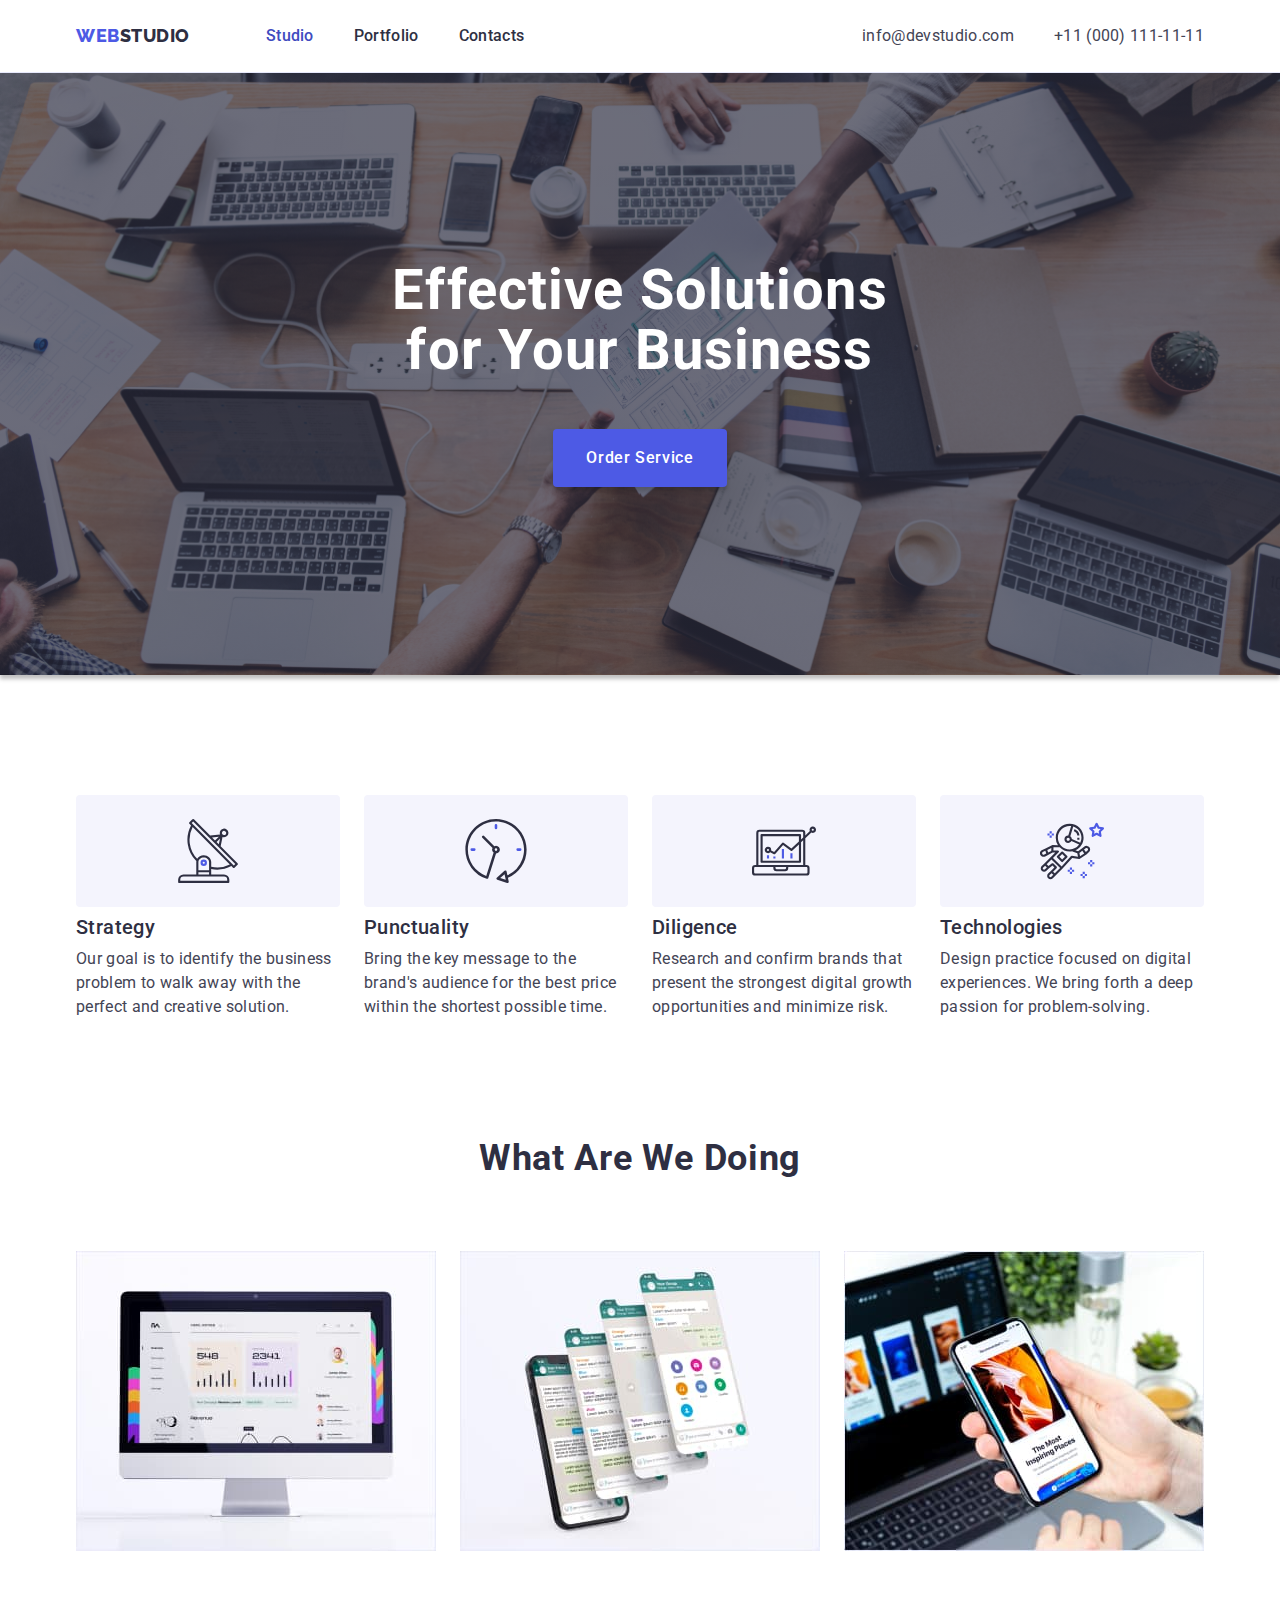
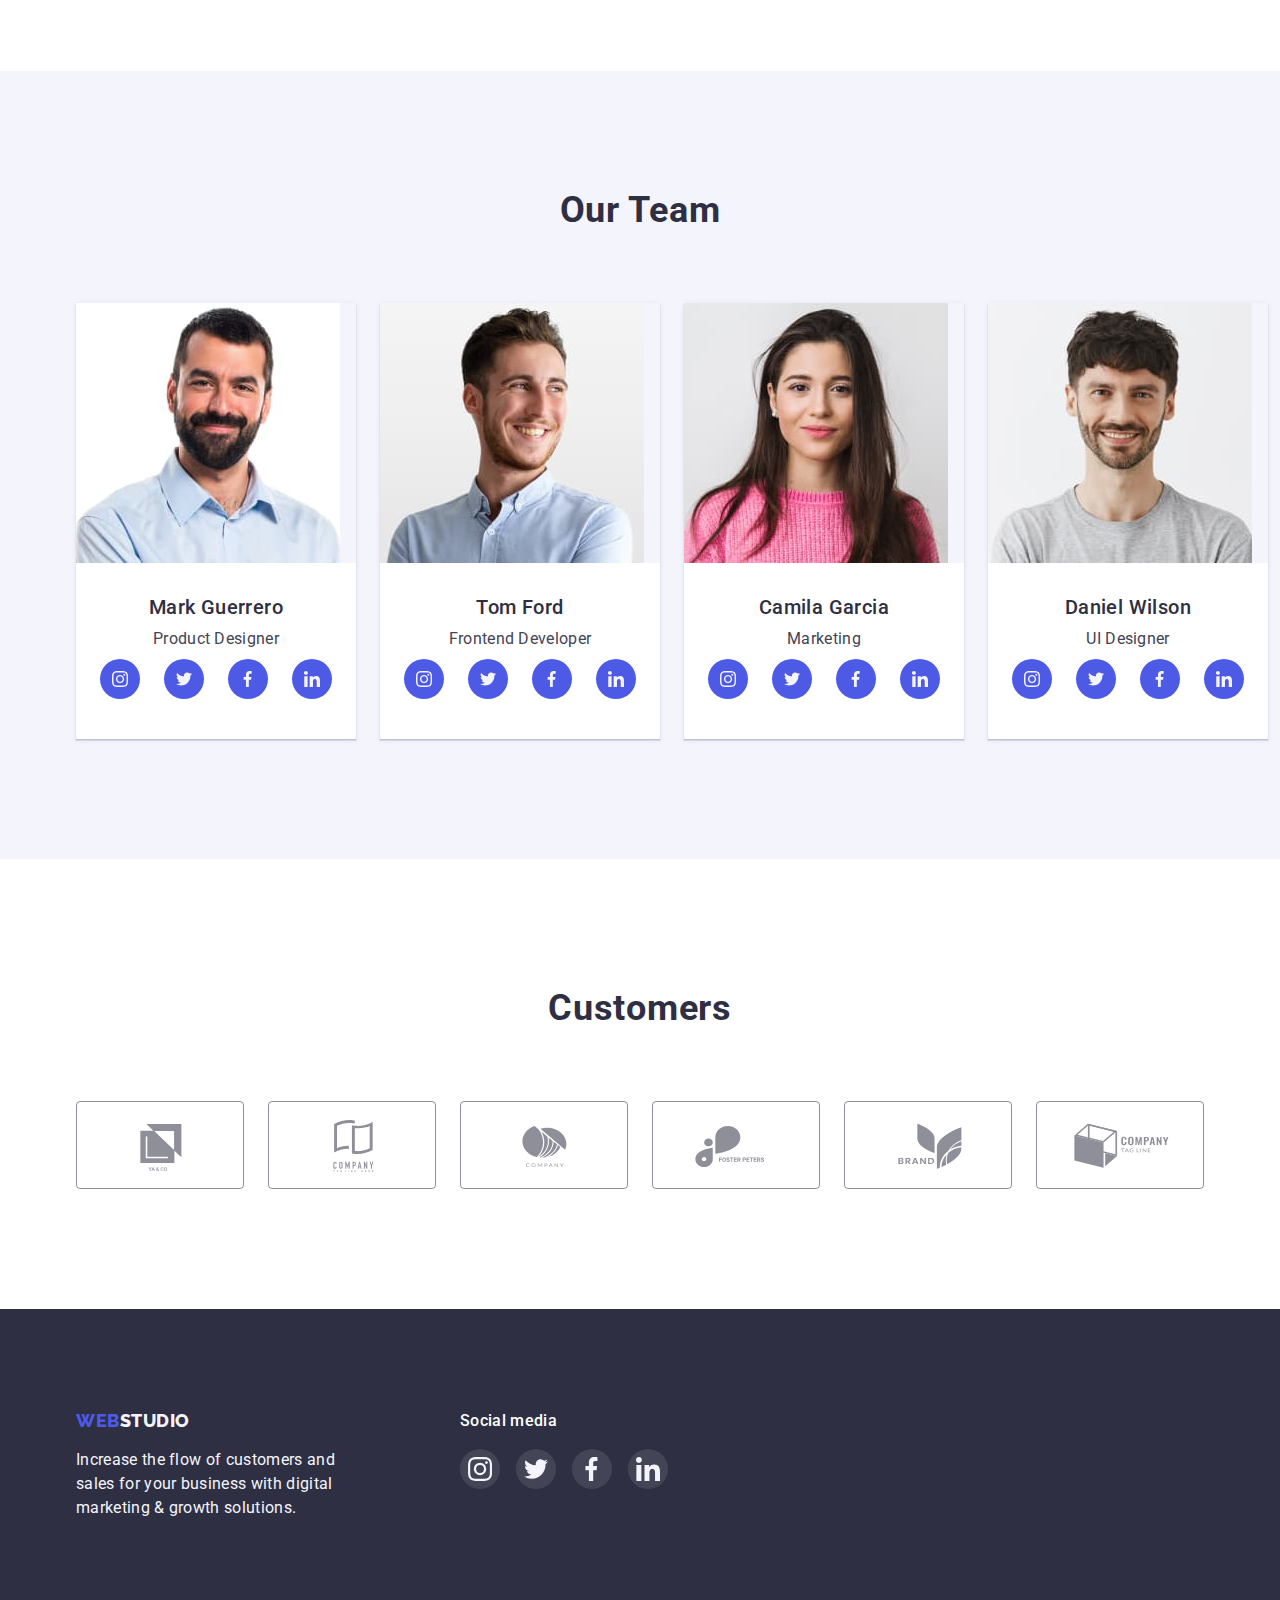
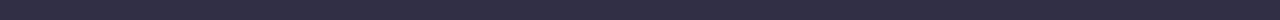
<file: index.html>
<!DOCTYPE html>
<html lang="en">
  <head>
    <meta charset="UTF-8" />
    <meta http-equiv="X-UA-Compatible" content="IE=edge" />
    <meta name="viewport" content="width=device-width, initial-scale=1.0" />
    <title>Web Studio</title>
    <link rel="preconnect" href="https://fonts.googleapis.com" />
    <link rel="preconnect" href="https://fonts.gstatic.com" crossorigin />
    <link
      href="https://fonts.googleapis.com/css2?family=Raleway:wght@800&family=Roboto:wght@400;500;700;900&display=swap"
      rel="stylesheet"
    />
    <link rel="preconnect" href="https://fonts.googleapis.com" />
    <link rel="preconnect" href="https://fonts.gstatic.com" crossorigin />
    <link
      rel="stylesheet"
      href="https://cdnjs.cloudflare.com/ajax/libs/modern-normalize/1.1.0/modern-normalize.min.css"
    />
    <link rel="stylesheet" href="./css/styles.css" />
  </head>
  <body>
    <!-- хедер -->
    <header class="header">
      <div class="container flex-content">
        <!-- головне меню навігації -->
        <nav class="site-nav">
          <a class="logo" href="./index.html"
            ><span class="header-logo-span">Web</span>Studio</a
          >
          <ul class="list nav-list">
            <li class="item">
              <a href="./index.html" class="active link">Studio</a>
            </li>
            <li class="item">
              <a href="./portfolio.html" class="link">Portfolio</a>
            </li>
            <li class="item"><a href="" class="link">Contacts</a></li>
          </ul>
        </nav>
        <!-- телефон - емейл -->
        <address class="address-list">
          <ul class="list contact-list">
            <li class="item">
              <a href="mailto:info@devstudio.com" class="link"
                >info@devstudio.com</a
              >
            </li>
            <li class="item">
              <a href="tel:+110001111111" class="link">+11 (000) 111-11-11</a>
            </li>
          </ul>
        </address>
      </div>
    </header>

    <main>
      <!-- hero -->
      <section class="section hero-section">
        <div class="container">
          <h1 class="title hero-title">
            Effective Solutions for Your Business
          </h1>
          <button type="button" class="button hero-button">
            Order Service
          </button>
        </div>
      </section>

      <section class="advantages-section">
        <div class="container">
          <!-- секція переваги -->
          <h2 class="visually-hidden">advantages</h2>
          <ul class="list advantages-list">
            <li class="item">
              <div class="advantages-icon-thumb">
                <svg width="64" height="64">
                  <use href="./images/icons.svg#icon-antenna"></use>
                </svg>
              </div>
              <h3 class="title advantages-title">Strategy</h3>
              <p class="description-paragraph">
                Our goal is to identify the business problem to walk away with
                the perfect and creative solution.
              </p>
            </li>
            <li class="item">
              <div class="advantages-icon-thumb">
                <svg width="64" height="64">
                  <use href="./images/icons.svg#icon-clock"></use>
                </svg>
              </div>
              <h3 class="title advantages-title">Punctuality</h3>
              <p class="description-paragraph">
                Bring the key message to the brand's audience for the best price
                within the shortest possible time.
              </p>
            </li>
            <li class="item">
              <div class="advantages-icon-thumb">
                <svg width="64" height="64">
                  <use href="./images/icons.svg#icon-diagram"></use>
                </svg>
              </div>
              <h3 class="title advantages-title">Diligence</h3>
              <p class="description-paragraph">
                Research and confirm brands that present the strongest digital
                growth opportunities and minimize risk.
              </p>
            </li>
            <li class="item">
              <div class="advantages-icon-thumb">
                <svg width="64" height="64">
                  <use href="./images/icons.svg#icon-astronaut"></use>
                </svg>
              </div>
              <h3 class="title advantages-title">Technologies</h3>
              <p class="description-paragraph">
                Design practice focused on digital experiences. We bring forth a
                deep passion for problem-solving.
              </p>
            </li>
          </ul>
        </div>
      </section>

      <section class="doing-section">
        <div class="container">
          <!-- секція що ми робимо -->
          <h2 class="title section-title doing-title">What are we doing</h2>
          <ul class="list doing-list">
            <li class="item">
              <img src="./images/img1.jpg" alt="computer" width="360" />
            </li>
            <li class="item">
              <img src="./images/img2.jpg" alt="cellphone scrins" width="360" />
            </li>
            <li class="item">
              <img src="./images/img3.jpg" alt="cellphone" width="360" />
            </li>
          </ul>
        </div>
      </section>

      <section class="team-section">
        <div class="container">
          <!-- секція наша команда  -->
          <h2 class="title section-title">Our Team</h2>
          <ul class="list team-list">
            <li class="item">
              <img src="./images/team1.jpg" alt="Mark Guerrero" width="264" />
              <div class="team-descr">
                <h3 class="title card-title">Mark Guerrero</h3>
                <p class="description-paragraph">Product Designer</p>
                <ul class="social-media-list list">
                  <li class="social-media-item">
                    <a href="" class="social-media-link">
                      <svg class="social-media-icon" width="16" height="16">
                        <use href="./images/icons.svg#icon-instagram"></use>
                      </svg>
                    </a>
                  </li>
                  <li class="social-media-item">
                    <a href="" class="social-media-link">
                      <svg class="social-media-icon" width="16" height="16">
                        <use href="./images/icons.svg#icon-twitter"></use>
                      </svg>
                    </a>
                  </li>
                  <li class="social-media-item">
                    <a href="" class="social-media-link">
                      <svg class="social-media-icon" width="16" height="16">
                        <use href="./images/icons.svg#icon-facebook"></use>
                      </svg>
                    </a>
                  </li>
                  <li class="social-media-item">
                    <a href="" class="social-media-link">
                      <svg class="social-media-icon" width="16" height="16">
                        <use href="./images/icons.svg#icon-linkedin"></use>
                      </svg>
                    </a>
                  </li>
                </ul>
              </div>
            </li>
            <li class="item">
              <img src="./images/team2.jpg" alt="Tom Ford" width="264" />
              <div class="team-descr">
                <h3 class="title card-title">Tom Ford</h3>
                <p class="description-paragraph">Frontend Developer</p>
                <ul class="social-media-list list">
                  <li class="social-media-item">
                    <a href="" class="social-media-link">
                      <svg class="social-media-icon" width="16" height="16">
                        <use href="./images/icons.svg#icon-instagram"></use>
                      </svg>
                    </a>
                  </li>
                  <li class="social-media-item">
                    <a href="" class="social-media-link">
                      <svg class="social-media-icon" width="16" height="16">
                        <use href="./images/icons.svg#icon-twitter"></use>
                      </svg>
                    </a>
                  </li>
                  <li class="social-media-item">
                    <a href="" class="social-media-link">
                      <svg class="social-media-icon" width="16" height="16">
                        <use href="./images/icons.svg#icon-facebook"></use>
                      </svg>
                    </a>
                  </li>
                  <li class="social-media-item">
                    <a href="" class="social-media-link">
                      <svg class="social-media-icon" width="16" height="16">
                        <use href="./images/icons.svg#icon-linkedin"></use>
                      </svg>
                    </a>
                  </li>
                </ul>
              </div>
            </li>
            <li class="item">
              <img src="./images/team3.jpg" alt="Camila Garcia" width="264" />
              <div class="team-descr">
                <h3 class="title card-title">Camila Garcia</h3>
                <p class="description-paragraph">Marketing</p>
                <ul class="social-media-list list">
                  <li class="social-media-item">
                    <a href="" class="social-media-link">
                      <svg class="social-media-icon" width="16" height="16">
                        <use href="./images/icons.svg#icon-instagram"></use>
                      </svg>
                    </a>
                  </li>
                  <li class="social-media-item">
                    <a href="" class="social-media-link">
                      <svg class="social-media-icon" width="16" height="16">
                        <use href="./images/icons.svg#icon-twitter"></use>
                      </svg>
                    </a>
                  </li>
                  <li class="social-media-item">
                    <a href="" class="social-media-link">
                      <svg class="social-media-icon" width="16" height="16">
                        <use href="./images/icons.svg#icon-facebook"></use>
                      </svg>
                    </a>
                  </li>
                  <li class="social-media-item">
                    <a href="" class="social-media-link">
                      <svg class="social-media-icon" width="16" height="16">
                        <use href="./images/icons.svg#icon-linkedin"></use>
                      </svg>
                    </a>
                  </li>
                </ul>
              </div>
            </li>
            <li class="item">
              <img src="./images/team4.jpg" alt="Daniel Wilson" width="264" />
              <div class="team-descr">
                <h3 class="title card-title">Daniel Wilson</h3>
                <p class="description-paragraph">UI Designer</p>
                <ul class="social-media-list list">
                  <li class="social-media-item">
                    <a href="" class="social-media-link">
                      <svg class="social-media-icon" width="16" height="16">
                        <use href="./images/icons.svg#icon-instagram"></use>
                      </svg>
                    </a>
                  </li>
                  <li class="social-media-item">
                    <a href="" class="social-media-link">
                      <svg class="social-media-icon" width="16" height="16">
                        <use href="./images/icons.svg#icon-twitter"></use>
                      </svg>
                    </a>
                  </li>
                  <li class="social-media-item">
                    <a href="" class="social-media-link">
                      <svg class="social-media-icon" width="16" height="16">
                        <use href="./images/icons.svg#icon-facebook"></use>
                      </svg>
                    </a>
                  </li>
                  <li class="social-media-item">
                    <a href="" class="social-media-link">
                      <svg class="social-media-icon" width="16" height="16">
                        <use href="./images/icons.svg#icon-linkedin"></use>
                      </svg>
                    </a>
                  </li>
                </ul>
              </div>
            </li>
          </ul>
        </div>
      </section>
      <!-- секція клієнти -->
      <section class="customers-section">
        <div class="container">
          <h2 class="title section-title">Customers</h2>
          <ul class="list customers-list">
            <li class="customers-list-item">
              <a class="customers-link link" href="">
                <svg class="customers-icon" width="104" height="56">
                  <use href="./images/icons.svg#icon-customer1"></use>
                </svg>
              </a>
            </li>
            <li class="customers-list-item">
              <a class="customers-link link" href="">
                <svg class="customers-icon" width="104" height="56">
                  <use href="./images/icons.svg#icon-customer2"></use>
                </svg>
              </a>
            </li>
            <li class="customers-list-item">
              <a class="customers-link link" href="">
                <svg class="customers-icon" width="104" height="56">
                  <use href="./images/icons.svg#icon-customer3"></use>
                </svg>
              </a>
            </li>
            <li class="customers-list-item">
              <a class="customers-link link" href="">
                <svg class="customers-icon" width="104" height="56">
                  <use href="./images/icons.svg#icon-customer4"></use>
                </svg>
              </a>
            </li>
            <li class="customers-list-item">
              <a class="customers-link link" href="">
                <svg class="customers-icon" width="104" height="56">
                  <use href="./images/icons.svg#icon-customer5"></use>
                </svg>
              </a>
            </li>
            <li class="customers-list-item">
              <a class="customers-link link" href="">
                <svg class="customers-icon" width="104" height="56">
                  <use href="./images/icons.svg#icon-customer6"></use>
                </svg>
              </a>
            </li>
          </ul>
        </div>
      </section>
    </main>

    <footer class="footer-section">
      <div class="container">
        <!-- футер -->
        <div class="footer-content">
          <div class="footer-left-column">
            <a class="logo footer-logo" href="./index.html"
              ><span class="footer-logo-span">Web</span>Studio</a
            >
            <p class="description-paragraph footer-description">
              Increase the flow of customers and sales for your business with
              digital marketing & growth solutions.
            </p>
          </div>
          <div class="footer-social-media-div">
            <p class="footer-social-media-descr">Social media</p>
            <ul class="list footer-social-media-list">
              <li class="footer-social-media-item">
                <a class="link footer-social-media-link" href="">
                  <svg class="footer-social-media-icon" width="24" height="24">
                    <use href="./images/icons.svg#icon-instagram"></use>
                  </svg>
                </a>
              </li>
              <li class="footer-social-media-item">
                <a class="link footer-social-media-link" href="">
                  <svg class="footer-social-media-icon" width="24" height="24">
                    <use href="./images/icons.svg#icon-twitter"></use>
                  </svg>
                </a>
              </li>
              <li class="footer-social-media-item">
                <a class="link footer-social-media-link" href="">
                  <svg class="footer-social-media-icon" width="24" height="24">
                    <use href="./images/icons.svg#icon-facebook"></use>
                  </svg>
                </a>
              </li>
              <li class="footer-social-media-item">
                <a class="link footer-social-media-link" href="">
                  <svg class="footer-social-media-icon" width="24" height="24">
                    <use href="./images/icons.svg#icon-linkedin"></use>
                  </svg>
                </a>
              </li>
            </ul>
          </div>
        </div>
      </div>
    </footer>
  </body>
</html>
</file>
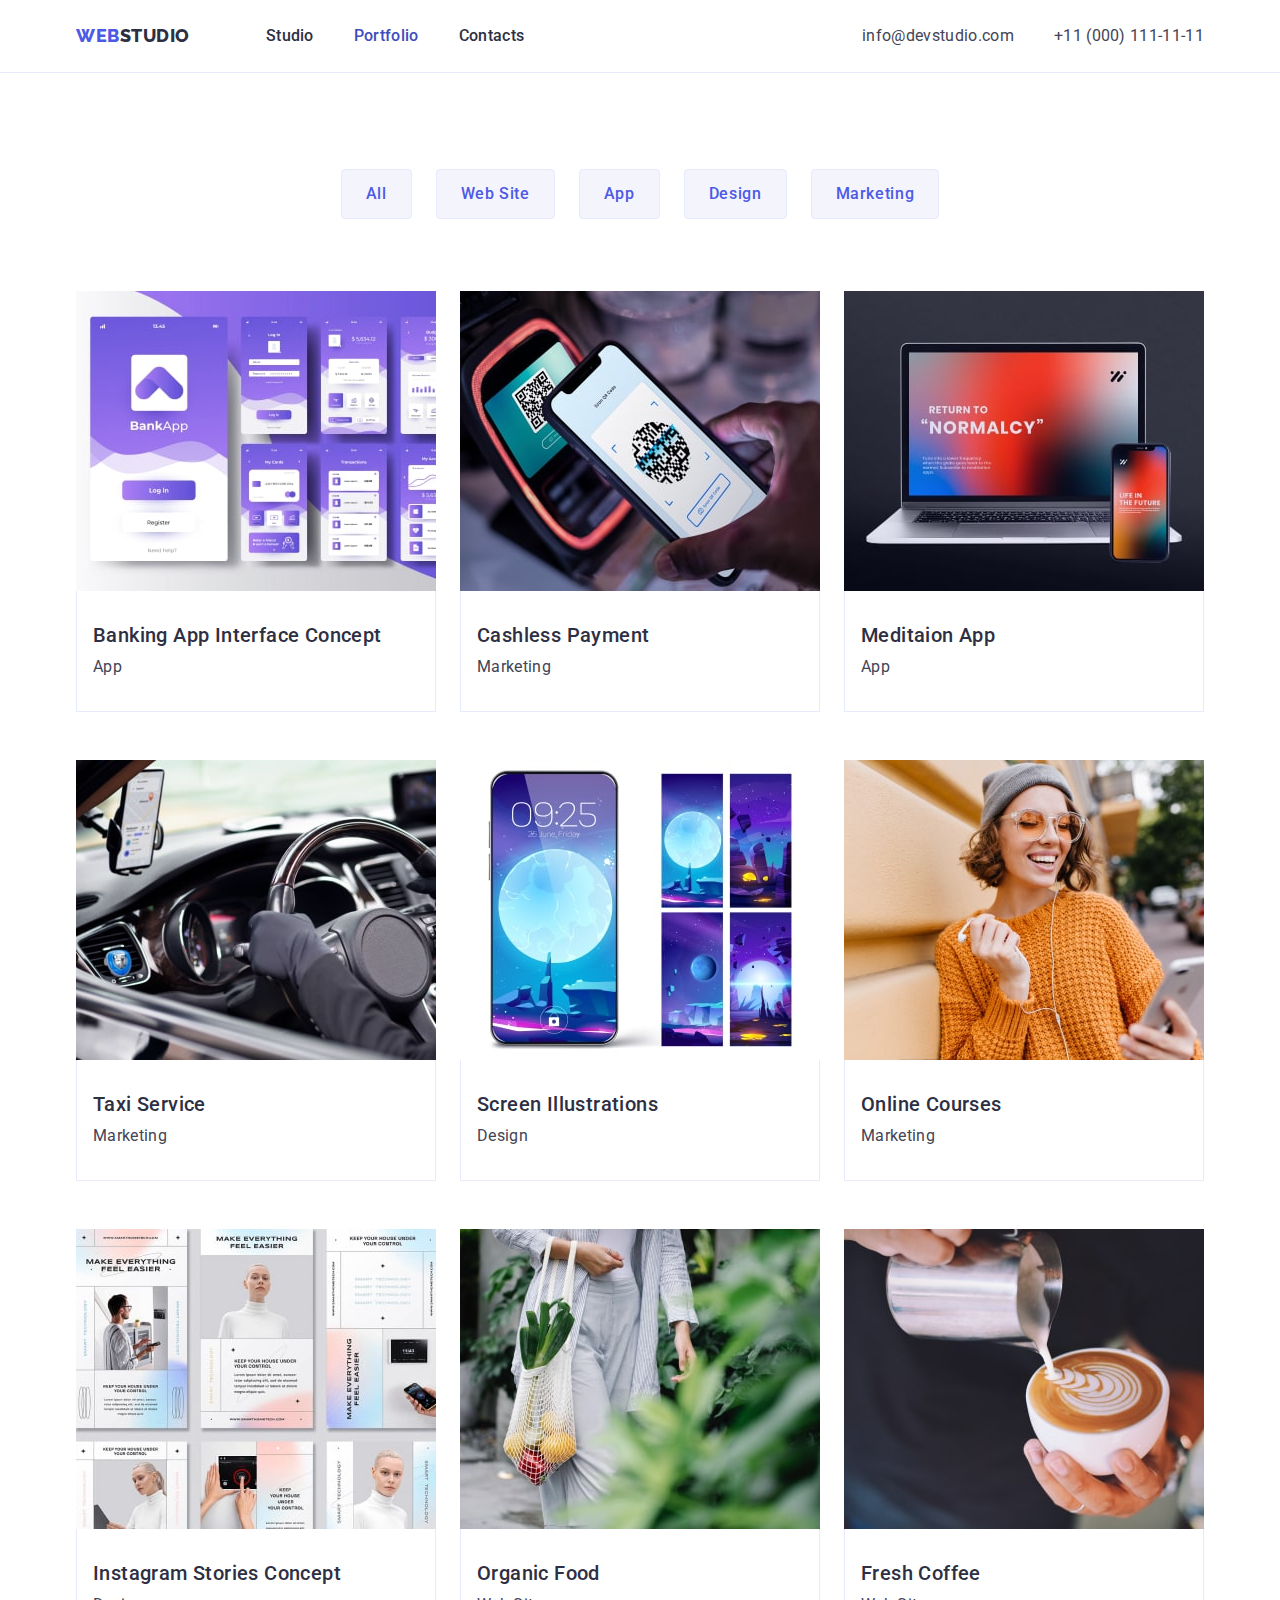
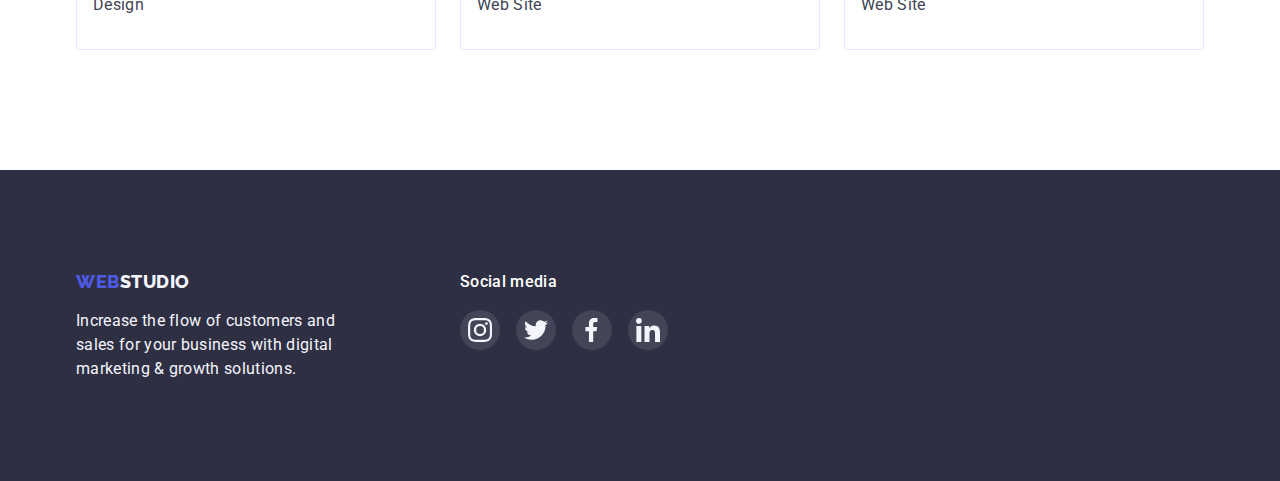
<file: portfolio.html>
<!DOCTYPE html>
<html lang="en">
  <head>
    <meta charset="UTF-8" />
    <meta http-equiv="X-UA-Compatible" content="IE=edge" />
    <meta name="viewport" content="width=device-width, initial-scale=1.0" />
    <title>Portfolio</title>
    <link rel="preconnect" href="https://fonts.googleapis.com" />
    <link rel="preconnect" href="https://fonts.gstatic.com" crossorigin />
    <link
      href="https://fonts.googleapis.com/css2?family=Raleway:wght@800&family=Roboto:wght@400;500;700;900&display=swap"
      rel="stylesheet"
    />
    <link rel="preconnect" href="https://fonts.googleapis.com" />
    <link rel="preconnect" href="https://fonts.gstatic.com" crossorigin />
    <link
      rel="stylesheet"
      href="https://cdnjs.cloudflare.com/ajax/libs/modern-normalize/1.1.0/modern-normalize.min.css"
    />
    <link rel="stylesheet" href="./css/styles.css" />
  </head>
  <body>
    <!-- хедер -->
    <header class="header">
      <div class="container flex-content">
        <!-- головне меню навігації -->
        <nav class="site-nav">
          <a class="logo" href="./index.html"
            ><span class="header-logo-span">Web</span>Studio</a
          >
          <ul class="list nav-list">
            <li class="item">
              <a href="./index.html" class="link">Studio</a>
            </li>
            <li class="item">
              <a href="./portfolio.html" class="active link">Portfolio</a>
            </li>
            <li class="item"><a href="" class="link">Contacts</a></li>
          </ul>
        </nav>
        <!-- телефон - емейл -->
        <address class="address-list">
          <ul class="list contact-list">
            <li class="item">
              <a href="mailto:info@devstudio.com" class="link"
                >info@devstudio.com</a
              >
            </li>
            <li class="item">
              <a href="tel:+110001111111" class="link">+11 (000) 111-11-11</a>
            </li>
          </ul>
        </address>
      </div>
    </header>

    <main>
      <!-- Фільтр -->
      <section class="projects-section">
        <div class="container">
          <h2 class="visually-hidden">Projects</h2>
          <ul class="list filter-list">
            <li class="item">
              <button type="button" class="button filter-button">All</button>
            </li>
            <li class="item">
              <button type="button" class="button filter-button">
                Web Site
              </button>
            </li>
            <li class="item">
              <button type="button" class="button filter-button">App</button>
            </li>
            <li class="item">
              <button type="button" class="button filter-button">Design</button>
            </li>
            <li class="item">
              <button type="button" class="button filter-button">
                Marketing
              </button>
            </li>
          </ul>
          <!-- галерея -->
          <ul class="list projects-list">
            <li class="item">
              <a href="" class="project-link">
                <img
                  src="./images/proj-img-1.jpg"
                  alt="Banking App Interface Concept"
                  width="360"
                />
                <div class="card-descr">
                  <h2 class="title card-title">
                    Banking App Interface Concept
                  </h2>
                  <p class="description-paragraph">App</p>
                </div></a
              >
            </li>
            <li class="item">
              <a href="" class="project-link">
                <img
                  src="./images/proj-img-2.jpg"
                  alt="Cashless Payment"
                  width="360"
                />
                <div class="card-descr">
                  <h2 class="title card-title">Cashless Payment</h2>
                  <p class="description-paragraph">Marketing</p>
                </div></a
              >
            </li>
            <li class="item">
              <a href="" class="project-link">
                <img
                  src="./images/proj-img-3.jpg"
                  alt="Meditaion App"
                  width="360"
                />
                <div class="card-descr">
                  <h2 class="title card-title">Meditaion App</h2>
                  <p class="description-paragraph">App</p>
                </div></a
              >
            </li>
            <li class="item">
              <a href="" class="project-link">
                <img
                  src="./images/proj-img-4.jpg"
                  alt="taxi servise"
                  width="360"
                />
                <div class="card-descr">
                  <h2 class="title card-title">Taxi Service</h2>
                  <p class="description-paragraph">Marketing</p>
                </div></a
              >
            </li>
            <li class="item">
              <a href="" class="project-link">
                <img
                  src="./images/proj-img-5.jpg"
                  alt="Screen Illustrations"
                  width="360"
                />
                <div class="card-descr">
                  <h2 class="title card-title">Screen Illustrations</h2>
                  <p class="description-paragraph">Design</p>
                </div></a
              >
            </li>
            <li class="item">
              <a href="" class="project-link">
                <img
                  src="./images/proj-img-6.jpg"
                  alt="Online Courses"
                  width="360"
                />
                <div class="card-descr">
                  <h2 class="title card-title">Online Courses</h2>
                  <p class="description-paragraph">Marketing</p>
                </div></a
              >
            </li>
            <li class="item">
              <a href="" class="project-link">
                <img
                  src="./images/proj-img-7.jpg"
                  alt="Instagram Stories Concept"
                  width="360"
                />
                <div class="card-descr">
                  <h2 class="title card-title">Instagram Stories Concept</h2>
                  <p class="description-paragraph">Design</p>
                </div></a
              >
            </li>
            <li class="item">
              <a href="" class="project-link">
                <img
                  src="./images/proj-img-8.jpg"
                  alt="Organic Food"
                  width="360"
                />
                <div class="card-descr">
                  <h2 class="title card-title">Organic Food</h2>
                  <p class="description-paragraph">Web Site</p>
                </div></a
              >
            </li>
            <li class="item">
              <a href="" class="project-link">
                <img
                  src="./images/proj-img-9.jpg"
                  alt="Fresh Coffee"
                  width="360"
                />
                <div class="card-descr">
                  <h2 class="title card-title">Fresh Coffee</h2>
                  <p class="description-paragraph">Web Site</p>
                </div></a
              >
            </li>
          </ul>
        </div>
      </section>
    </main>

    <footer class="footer-section">
      <div class="container footer-container">
        <!-- футер -->
        <div class="footer-content">
          <div class="footer-left-column">
            <a class="logo footer-logo" href="./index.html"
              ><span class="footer-logo-span">Web</span>Studio</a
            >
            <p class="description-paragraph footer-description">
              Increase the flow of customers and sales for your business with
              digital marketing & growth solutions.
            </p>
          </div>
          <div class="footer-social-media-div">
            <p class="footer-social-media-descr">Social media</p>
            <ul class="list footer-social-media-list">
              <li class="footer-social-media-item">
                <a class="link footer-social-media-link" href="">
                  <svg class="footer-social-media-icon" width="24" height="24">
                    <use href="./images/icons.svg#icon-instagram"></use>
                  </svg>
                </a>
              </li>
              <li class="footer-social-media-item">
                <a class="link footer-social-media-link" href="">
                  <svg class="footer-social-media-icon" width="24" height="24">
                    <use href="./images/icons.svg#icon-twitter"></use>
                  </svg>
                </a>
              </li>
              <li class="footer-social-media-item">
                <a class="link footer-social-media-link" href="">
                  <svg class="footer-social-media-icon" width="24" height="24">
                    <use href="./images/icons.svg#icon-facebook"></use>
                  </svg>
                </a>
              </li>
              <li class="footer-social-media-item">
                <a class="link footer-social-media-link" href="">
                  <svg class="footer-social-media-icon" width="24" height="24">
                    <use href="./images/icons.svg#icon-linkedin"></use>
                  </svg>
                </a>
              </li>
            </ul>
          </div>
        </div>
      </div>
    </footer>
  </body>
</html>
</file>
<file: css/styles.css>
/* root */
:root {
    --primary-font: 'Roboto', sans-serif;
    --secondary-font: 'Raleway', sans-serif;
    --primary-black-color: #2E2F42;
    --primary-white-color: #fff;
    --secondary-white-color: #F4F4FD;
    --secondary-black-color: #434455;
    --grey-on-footer-color: #E7E9FC;
    --primary-blue-color: #4D5AE5;
    --secondary-blue-color: #404BBF;
    --grey-icon-color: #8E8F99;
}

/* general styles */
h1,
h2,
h3,
h4,
h5,
h6,
ul,
div,
section,
p {
    margin: 0;
    padding: 0;
}

.list {
    list-style: none;
}

a {
    text-decoration: none;
}

body {
    color: var(--primary-black-color);
    background-color: var(--primary-white-color);
    font-family: var(--primary-font);
}

img {
    display: block;
    max-width: 100%;
    height: auto;
}

.visually-hidden {
    position: absolute;
    height: 1px;
    margin: -1px;
    border: 0;
    padding: 0;
    white-space: nowrap;
    clip-path: inset(100%);
    clip: rect(0 0 0 0);
    overflow: hidden;
    width: 1px;
}

.container {
    width: 1158px;
    padding: 0 15px 0 15px;
    margin: 0 auto;
}

.button {
    border: none;
}

/* header */
.header {
    border-bottom: 1px solid var(--grey-on-footer-color);
}

.site-nav {
    display: flex;
}

.logo {
    font-family: var(--secondary-font);
    font-weight: 800;
    font-size: 18px;
    line-height: 1.3;
    letter-spacing: 0.03em;
    text-transform: uppercase;
    color: var(--primary-black-color);
}

.header-logo-span, .footer-logo-span {
    color: var(--primary-blue-color);
}

.flex-content {
    display: flex;
    align-items: center;
}

.site-nav {
    display: flex;
    align-items: center;
}

.nav-list {
    display: flex;
    margin-left: 76px;
}

.nav-list .link {
    display: block;
    padding-top: 24px;
    padding-bottom: 24px;
}

.nav-list .item:not(:last-child) {
    margin-right: 40px;
}

.nav-list .link{
    font-weight: 500;
    font-size: 16px;
    line-height: 1.5;
    letter-spacing: 0.02em;
    color: var(--primary-black-color);
}

.nav-list a:hover, .nav-list a:focus {
    color: var(--secondary-blue-color);
}

.nav-list .active {
    color: var(--secondary-blue-color);
}

.contact-list .link{
    font-weight: 400;
    font-size: 16px;
    line-height: 1.5;
    letter-spacing: 0.02em;
    font-style: normal;
    color: var(--secondary-black-color);
    padding-top: 24px;
    padding-bottom: 24px;
}

.contact-list a:hover, .contact-list a:focus {
    color: var(--secondary-blue-color);
}

.contact-list {
    display: flex;
    align-items: center;
}

.address-list {
    margin-left: auto;
}

.contact-list .item+.item {
    margin-left: 40px;
}

/* hero */
.hero-section {
    background-color: var(--primary-black-color);
    padding-top: 188px;
    padding-bottom: 188px;
    text-align: center;
    background-image: linear-gradient(rgba(46, 47, 66, 0.7), rgba(46, 47, 66, 0.7)), url(../images/people-office.jpg);
    background-repeat: no-repeat;
    background-position: center; 
    background-color: var(--primary-black-color);
    background-size: cover;
    max-width: 1440px;
    margin-left: auto;
    margin-right: auto;
    box-shadow: 0px 4px 4px rgba(0, 0, 0, 0.25);
}

.hero-title {
    margin: 0 auto 48px auto;
    font-size: 56px;
    line-height: 1.07;
    text-align: center;
    letter-spacing: 0.02em;
    color: var(--primary-white-color);
    max-width: 500px;
}

/* button in index and portfolio */
.hero-button {
    padding: 16px 32px;
    box-shadow: 0px 4px 4px rgba(0, 0, 0, 0.15);
    border-radius: 4px;
    font-weight: 500;
    font-size: 16px;
    line-height: 1.5;
    letter-spacing: 0.04em;
    color: var(--primary-white-color);
    background-color: var(--primary-blue-color);
    cursor: pointer;
    border: 1px solid transparent;
}

.filter-button {
    font-weight: 500;
    font-size: 16px;
    line-height: 1.5;
    text-align: center;
    letter-spacing: 0.04em;
    background-color: var(--secondary-white-color);
    color: var(--primary-blue-color);
    cursor: pointer;
    border: 1px solid var(--grey-on-footer-color);
    border-radius: 4px;
}

.button:hover, .button:focus {
    background-color: var(--secondary-blue-color);
    color: var(--primary-white-color);
    border: 1px solid transparent;
}

/* titles */
.section-title {
    font-size: 36px;
    line-height: 1.11;
    text-align: center;
    letter-spacing: 0.02em;
    text-transform: capitalize;
}

.advantages-title, .card-title {
    font-weight: 500;
    font-size: 20px;
    line-height: 1.2;
    letter-spacing: 0.02em;
    color: var(--primary-black-color);
}

/* paragraphs */
.description-paragraph {
    font-size: 16px;
    line-height: 1.5;
    letter-spacing: 0.02em;
    color: var(--secondary-black-color);
}



/*==========================portfolio page============================================ */
.projects-section {
    padding-top: 96px;
    padding-bottom: 120px;
}

.filter-list {
    display: flex;
    margin-bottom: 72px;
    justify-content: center;
}

.filter-button {
    padding: 12px 24px;
}

.filter-button:is(:hover, :focus) {
    box-shadow: 0px 3px 1px rgba(0, 0, 0, 0.1), 0px 2px 1px rgba(0, 0, 0, 0.08), 0px 2px 2px rgba(0, 0, 0, 0.12);
}

.filter-list .item:not(:first-child) {
    margin-left: 24px;
}

.projects-list {
    display: flex;
    flex-wrap: wrap;
    margin-left: -24px;
    margin-top: -48px;
}
.projects-list > .item {
    display: flex;
    flex-basis: calc(100% / 3 - 24px);
    margin-left: 24px;
    margin-top: 48px;
}

.project-link {
    display: block;
}

.project-link:is(:hover, :focus) {
    box-shadow: 0px 1px 6px rgba(46, 47, 66, 0.08), 0px 1px 1px rgba(46, 47, 66, 0.16), 0px 2px 1px rgba(46, 47, 66, 0.08);
}

.card-descr {
    padding: 32px 16px 32px 16px;
    border: 1px solid var(--grey-on-footer-color);
    border-top: none;
}

.card-title {
    margin-bottom: 8px;
}
/*==========================portfolio page============================================ */

/* advantages section */
.advantages-section {
    padding-top: 120px;
    padding-bottom: 120px;
}

.advantages-list {
    display: flex;
    column-gap: 24px;
}
.advantages-list .item {
    flex-basis: calc((100% - 72px) / 4);
}

.advantages-list .advantages-title {
    margin-bottom: 8px;
}

.advantages-icon-thumb {
    display: flex;
    background-color: var(--secondary-white-color);
    width: 264px;
    height: 112px;
    justify-content: center;
    align-items: center;
    margin-bottom: 8px;
    border-radius: 4px;
}

/* what are we doing section */
.doing-section {
    padding-bottom: 120px;
}
.doing-title {
    margin-bottom: 72px;
}

.doing-list {
    display: flex;
    column-gap: 24px;
}

.doing-list .item {
    flex-basis: calc((100% - 48px) / 2);
}

/* our team section */
.team-section {
    padding-top: 120px;
    padding-bottom: 120px;
    background-color: var(--secondary-white-color);
}

.team-section .section-title {
    margin-bottom: 72px;
}

.team-list {
    display: flex;
    column-gap: 24px;
}

.team-list .item {
    flex-basis: calc((100% - 72px) / 3);
    box-shadow: 0px 1px 6px rgba(46, 47, 66, 0.08), 0px 1px 1px rgba(46, 47, 66, 0.16), 0px 2px 1px rgba(46, 47, 66, 0.08);
}

.team-descr {
    padding: 32px 16px 32px 16px;
    background-color: var(--primary-white-color);
    border-radius: 0px 0px 4px 4px;
    text-align: center;
}

.social-media-list {
    margin: 8px;
    display: flex;
    justify-content: center;
    column-gap: 24px;
}

.social-media-link {
    display: flex;
    width: 40px;
    height: 40px;
    border-radius: 50%;
    background-color: var(--primary-blue-color);
    align-items: center;
    justify-content: center;
}

.social-media-link:hover, .social-media-link:focus {
    background-color: var(--secondary-blue-color);
}

.social-media-icon {
    fill: currentColor;
}

/* customers-section */
.customers-section {
    padding-top: 130px;
    padding-bottom: 120px;
}

.customers-list {
    display: flex;
    margin-top: 72px;
    justify-content: center;
    column-gap: 24px;
}

.customers-list-item {
    width: 168px;
    height: 88px;
}

.customers-link {
    display: flex;
    width: 100%;
    height: 100%;
    color: var(--grey-icon-color);
    border: 1px solid var(--grey-icon-color);
    border-radius: 4px;
    align-items: center;
    justify-content: center;
}

.customers-icon {
    fill: currentColor;
}

.customers-link:is(:hover, :focus) {
    color: var(--secondary-blue-color);
    border-color: var(--secondary-blue-color);
}

/* footer */
.footer-logo {
    color: var(--secondary-white-color);
}

.footer-description {
    color: var(--secondary-white-color);
    margin-top: 16px;
    min-width: 264px;
}

.footer-section {
    background-color: var(--primary-black-color);
    padding-top: 100px;
    padding-bottom: 100px;
}

.footer-content {
    display: flex;
    max-width: 264px;
}

.footer-social-media-div {
    margin-left: 120px;
}

.footer-social-media-descr {
    font-family: var(--primary-font);
    color: var(--primary-white-color);
    letter-spacing: 0.02em;
    font-weight: 500;
    font-size: 16px;
    line-height: 1.5;
}

.footer-social-media-list {
    margin-top: 16px;
    display: flex;
    /* justify-content: center; */
    column-gap: 16px;
    /* flex-direction: row;
    flex-wrap: nowrap; */
}

.footer-social-media-item {
    width: 40px;
    height: 40px;
    border-radius: 50%;
    background-color: rgba(255, 255, 255, 0.1);
    /* align-items: center;
    justify-content: center; */
}

.footer-social-media-link {
    color: var(--secondary-white-color);
    display: flex;
    width: 100%;
    height: 100%;
    border-radius: 50%;
    align-items: center;
    justify-content: center;
    /* background-color: rgba(255, 255, 255, 0.1); */
}

.footer-social-media-icon {
    /* align-items: center;
    justify-content: center; */
    fill: currentColor;
}

.footer-social-media-link:is(:hover, :focus) {
    background-color: #31D0AA;
}
</file>
